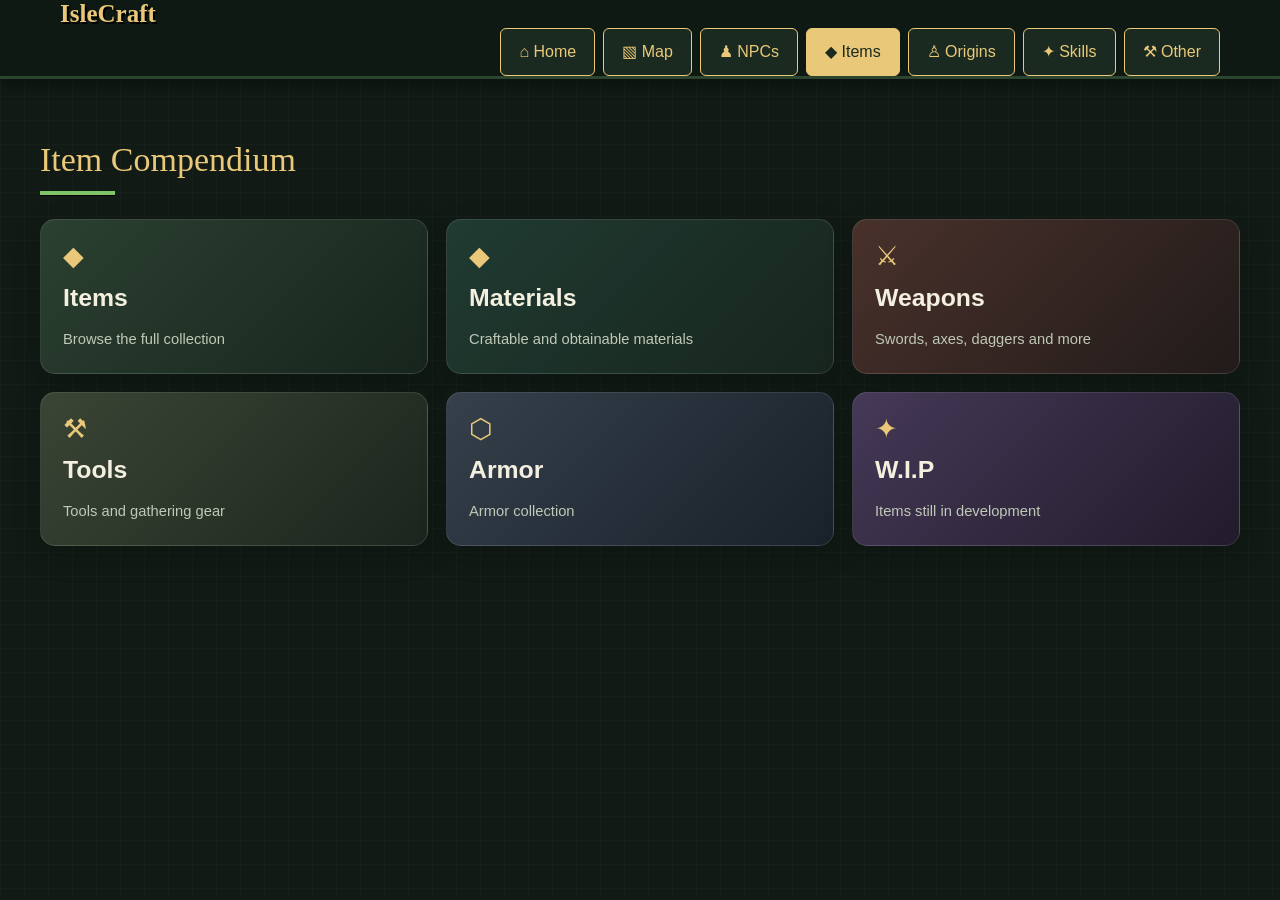
<file: items.html>
<!doctype html>
<html lang="en">
<head>
    <meta charset="utf-8">
    <meta name="viewport" content="width=device-width, initial-scale=1">
    <meta name="theme-color" content="#17251d">
    <title>IsleCraft | Items</title>
    <link rel="stylesheet" href="css/style.css">
    <style>
        /* Fallbacks for the items page if the shared stylesheet hides inactive pages. */
        main.wrap { width: min(1200px, calc(100% - 32px)); margin: 28px auto; }
        .page#items { display: block; }
        .item-popup {
            display: none;
            position: fixed;
            z-index: 2147483647;
            width: 280px;
            height: 280px;
            padding: 10px;
            box-sizing: border-box;
            background: #1b2a20;
            border: 2px solid #e9c879;
            border-radius: 8px;
            box-shadow: 0 8px 24px #000b;
            pointer-events: none;
        }
        .item-popup img {
            display: block;
            width: 100%;
            height: 100%;
            object-fit: contain;
        }
        .cards .card { position: relative; }
        .cards .card h3 { margin-top: 0; }
        .cards .card .cardbody { padding: 16px; }
        .item-search-empty { display: none; }
        @media (max-width: 600px) {
            .item-popup { width: 200px; height: 200px; }
        }
    
.category-intro{margin:-4px 0 24px;color:var(--muted,#aab5ad)}
.item-category-grid{display:grid;grid-template-columns:repeat(3,minmax(0,1fr));gap:18px}
.item-category-card{min-height:150px;display:flex;flex-direction:column;align-items:flex-start;justify-content:flex-end;gap:8px;padding:22px;text-align:left;font:inherit;color:var(--text,#e8eee8);border:1px solid rgba(255,255,255,.12);border-radius:15px;background:linear-gradient(135deg,#2b4031,#17251d);box-shadow:0 10px 28px rgba(0,0,0,.18);cursor:pointer;transition:transform .18s ease,border-color .18s ease,box-shadow .18s ease}
.item-category-card:hover{transform:translateY(-3px);border-color:rgba(233,200,121,.65);box-shadow:0 15px 32px rgba(0,0,0,.28)}
.category-symbol{font-size:1.7rem;color:#e9c879;line-height:1}.category-name{font-size:1.55rem;font-weight:700}.category-description{color:var(--muted,#aab5ad);font-size:.92rem}
.category-materials{background:linear-gradient(135deg,#203b32,#17251d)}.category-weapons{background:linear-gradient(135deg,#49312b,#211b1a)}.category-tools{background:linear-gradient(135deg,#3b4535,#1b251d)}.category-armor{background:linear-gradient(135deg,#35404b,#19212a)}.category-wip{background:linear-gradient(135deg,#453957,#211b2b)}
.item-modal{position:fixed;inset:0;z-index:1000;display:none;align-items:center;justify-content:center;padding:20px;background:rgba(5,9,7,.8);backdrop-filter:blur(6px)}.item-modal.is-open{display:flex}
.item-modal-panel{width:min(1500px,96vw);height:92vh;max-height:1000px;display:flex;flex-direction:column;overflow:hidden;border:1px solid rgba(255,255,255,.14);border-radius:18px;background:var(--panel,#17251d);box-shadow:0 24px 70px rgba(0,0,0,.5)}
.item-modal-header{display:flex;align-items:center;justify-content:space-between;gap:16px;padding:20px 24px;border-bottom:1px solid rgba(255,255,255,.1)}.item-modal-header h2{margin:0;color:var(--text,#e8eee8);font:inherit;font-size:1.8rem;font-weight:700}
.item-modal-close{display:inline-grid;place-items:center;width:40px;height:40px;border:1px solid rgba(255,255,255,.15);border-radius:10px;background:rgba(255,255,255,.06);color:var(--text,#e8eee8);font:inherit;font-size:1.5rem;cursor:pointer}
.item-modal-body{padding:22px 24px 28px;overflow-y:auto}.item-modal-body .toolbar{margin-bottom:20px}.item-modal-body .cards{display:grid;grid-template-columns:repeat(4,minmax(0,1fr));gap:18px}.item-modal-body .cards .card{min-width:0}.item-modal-body .cards .card h3{overflow-wrap:anywhere}.category-empty{color:var(--muted,#aab5ad);padding:24px 0}
@media(max-width:1000px){.item-modal-body .cards{grid-template-columns:repeat(3,minmax(0,1fr))}.item-category-grid{grid-template-columns:repeat(2,minmax(0,1fr))}}
@media(max-width:650px){.item-category-grid,.item-modal-body .cards{grid-template-columns:1fr}.item-category-card{min-height:125px}.item-modal{padding:8px}.item-modal-panel{width:100%;height:94vh}.item-modal-header,.item-modal-body{padding:16px}}


.materials-grid .material-card{overflow:hidden}
.material-image-wrap{height:150px;display:flex;align-items:center;justify-content:center;overflow:hidden;background:rgba(0,0,0,.16);border-bottom:1px solid rgba(255,255,255,.08)}
.material-image-wrap img{display:block;width:100%;height:100%;object-fit:contain;padding:14px;box-sizing:border-box}
.material-image-wrap.image-missing::after{content:"Add image";color:var(--muted,#aab5ad);font-size:.9rem}
</style>
</head>
<body>
<header>
    <div class="wrap nav">
        <a class="brand" href="index.html">
            <span><strong>IsleCraft</strong></span>
        </a>
        <nav class="navbar" aria-label="Main navigation">
            <a href="index.html">⌂ Home</a>
            <a href="map.html">▧ Map</a>
            <a href="npcs.html">♟ NPCs</a>
            <a class="active" href="items.html" aria-current="page">◆ Items</a>
            <a href="races.html">♙ Origins</a>
            <a href="skills.html">✦ Skills</a>
            <a href="other.html">⚒ Other</a>
        </nav>
    </div>
</header>

<main class="wrap">
  <section class="item-category-page">
    <div class="heading"><h2>Item Compendium</h2><div class="ornament"></div></div>
    <div class="item-category-grid" aria-label="Item categories">
      <button class="item-category-card category-items" type="button" data-category="Items"><span class="category-symbol">◆</span><span class="category-name">Items</span><span class="category-description">Browse the full collection</span></button>
      <button class="item-category-card category-materials" type="button" data-category="Materials"><span class="category-symbol">◆</span><span class="category-name">Materials</span><span class="category-description">Craftable and obtainable materials</span></button>
      <button class="item-category-card category-weapons" type="button" data-category="Weapons"><span class="category-symbol">⚔</span><span class="category-name">Weapons</span><span class="category-description">Swords, axes, daggers and more</span></button>
      <button class="item-category-card category-tools" type="button" data-category="Tools"><span class="category-symbol">⚒</span><span class="category-name">Tools</span><span class="category-description">Tools and gathering gear</span></button>
      <button class="item-category-card category-armor" type="button" data-category="Armor"><span class="category-symbol">⬡</span><span class="category-name">Armor</span><span class="category-description">Armor collection</span></button>
      <button class="item-category-card category-wip" type="button" data-category="W.I.P"><span class="category-symbol">✦</span><span class="category-name">W.I.P</span><span class="category-description">Items still in development</span></button>
    </div>
  </section>
  <div class="item-modal" id="itemCategoryModal" aria-hidden="true">
    <section class="item-modal-panel" role="dialog" aria-modal="true" aria-labelledby="itemModalTitle">
      <header class="item-modal-header"><h2 id="itemModalTitle">Items</h2><button class="item-modal-close" id="itemModalClose" type="button" aria-label="Close category">&times;</button></header>
      <div class="item-modal-body">
        <div class="toolbar"><input class="search" id="itemSearch" type="search" placeholder="Search by name, type, or rarity..." aria-label="Search items"></div>
        <div class="cards" id="itemCards" data-cards="items">
            <article class="card">
                <div class="item-popup">
                    <img src="images/heirloomblade.png" alt="Heirloom Blade">
                </div>
                <div class="cardbody">
                    <h3>Heirloom Blade</h3>
                    <span class="tag">Sword</span>
                    <span class="tag">Common</span>
                </div>
            </article>

            <article class="card">
                <div class="item-popup">
                    <img src="images/overgrownpick.png" alt="Overgrown Pickaxe">
                </div>
                <div class="cardbody">
                    <h3>Overgrown Pickaxe</h3>
                    <span class="tag">Tool</span>
                    <span class="tag">Common</span>
                </div>
            </article>

            <article class="card">
                <div class="item-popup">
                    <img src="images/farmerscythe.png" alt="Farmer's Scythe">
                </div>
                <div class="cardbody">
                    <h3>Farmer's Scythe</h3>
                    <span class="tag">Scythe</span>
                    <span class="tag">Common</span>
                </div>
            </article>

            <article class="card">
                <div class="item-popup">
                    <img src="images/chippedgreatsword.png" alt="Chipped Greatsword">
                </div>
                <div class="cardbody">
                    <h3>Chipped Greatsword</h3>
                    <span class="tag">Greatsword</span>
                    <span class="tag">Common</span>
                </div>
            </article>

            <article class="card">
                <div class="item-popup">
                    <img src="images/stonedagger.png" alt="Stone Dagger">
                </div>
                <div class="cardbody">
                    <h3>Stone Dagger</h3>
                    <span class="tag">Dagger</span>
                    <span class="tag">Common</span>
                </div>
            </article>

            <article class="card">
                <div class="item-popup">
                    <img src="images/dullaxe.png" alt="Dull Axe">
                </div>
                <div class="cardbody">
                    <h3>Dull Axe</h3>
                    <span class="tag">Axe</span>
                    <span class="tag">Common</span>
                </div>
            </article>
            
            <article class="card">
                <div class="item-popup">
                    <img src="images/brokenmace.png" alt="Broken Mace">
                </div>
                <div class="cardbody">
                    <h3>Broken Mace</h3>
                    <span class="tag">Mace</span>
                    <span class="tag">Common</span>
                </div>
            </article>
            
             <article class="card">
                <div class="item-popup">
                    <img src="images/harvestersfang.png" alt="Harvester's Fang">
                </div>
                <div class="cardbody">
                    <h3>Harvester's Fang</h3>
                    <span class="tag">Scythe</span>
                    <span class="tag">Uncommon</span>
                </div>
            </article>
            
            <article class="card">
                <div class="item-popup">
                    <img src="images/swordoftheforgotten.png" alt="Sword of the Forgotten">
                </div>
                <div class="cardbody">
                    <h3>Sword of the Forgotten</h3>
                    <span class="tag">Sword</span>
                    <span class="tag">Uncommon</span>
                </div>
            </article>
            
            <article class="card">
                <div class="item-popup">
                    <img src="images/ironcleaver.png" alt="Iron Cleaver">
                </div>
                <div class="cardbody">
                    <h3>Iron Cleaver</h3>
                    <span class="tag">Greatsword</span>
                    <span class="tag">Uncommon</span>
                </div>
            </article>
            
            <article class="card">
                <div class="item-popup">
                    <img src="images/greatswordofaurtree.png" alt="Greatsword of Aurtree">
                </div>
                <div class="cardbody">
                    <h3>Greatsword of Aurtree</h3>
                    <span class="tag">Greatsword</span>
                    <span class="tag">Uncommon</span>
                </div>
            </article>
            
            <article class="card">
                <div class="item-popup">
                    <img src="images/battleaxe.png" alt="Battle Axe">
                </div>
                <div class="cardbody">
                    <h3>Battle Axe</h3>
                    <span class="tag">Axe</span>
                    <span class="tag">Uncommon</span>
                </div>
            </article>
            
            <article class="card">
                <div class="item-popup">
                    <img src="images/whisperblade.png" alt="Whisperblade">
                </div>
                <div class="cardbody">
                    <h3>Whisperblade</h3>
                    <span class="tag">Dagger</span>
                    <span class="tag">Uncommon</span>
                </div>
            </article>
            
            <article class="card">
                <div class="item-popup">
                    <img src="images/stonebreakermace.png" alt="Stonebreaker Mace">
                </div>
                <div class="cardbody">
                    <h3>Stonebreaker Mace</h3>
                    <span class="tag">Mace</span>
                    <span class="tag">Uncommon</span>
                </div>
            </article>
            
            <article class="card">
                <div class="item-popup">
                    <img src="images/greathammer.png" alt="Greathammer">
                </div>
                <div class="cardbody">
                    <h3>Greathammer</h3>
                    <span class="tag">Hammer</span>
                    <span class="tag">Uncommon</span>
                </div>
            </article>
            
            <article class="card">
                <div class="item-popup">
                    <img src="images/scytheofthefallen.png" alt="Scythe of the Fallen">
                </div>
                <div class="cardbody">
                    <h3>Scythe of the Fallen</h3>
                    <span class="tag">Scythe</span>
                    <span class="tag">Uncommon</span>
                </div>
            </article>

            <article class="card">
                <div class="item-popup">
                    <img src="images/vanguardsedge.png" alt="Vanguard's Edge">
                </div>
                <div class="cardbody">
                    <h3>Vanguard's Edge</h3>
                    <span class="tag">Sword</span>
                    <span class="tag">Rare</span>
                </div>
            </article>
            
            <article class="card">
                <div class="item-popup">
                    <img src="images/colossusblade.png" alt="Colossus Blade">
                </div>
                <div class="cardbody">
                    <h3>Colossus Blade</h3>
                    <span class="tag">Greatsword</span>
                    <span class="tag">Rare</span>
                </div>
            </article>
            
            <article class="card">
                <div class="item-popup">
                    <img src="images/furyofthemountains.png" alt="Fury of the Mountains">
                </div>
                <div class="cardbody">
                    <h3>Fury of the Mountains</h3>
                    <span class="tag">Axe</span>
                    <span class="tag">Rare</span>
                </div>
            </article>
            
            <article class="card">
                <div class="item-popup">
                    <img src="images/nightpiercer.png" alt="Nightpiercer">
                </div>
                <div class="cardbody">
                    <h3>Nightpiercer</h3>
                    <span class="tag">Dagger</span>
                    <span class="tag">Rare</span>
                </div>
            </article>
            
            <article class="card">
                <div class="item-popup">
                    <img src="images/maceofthestormlord.png" alt="Mace of the Stormlord">
                </div>
                <div class="cardbody">
                    <h3>Mace of the Stormlord</h3>
                    <span class="tag">Mace</span>
                    <span class="tag">Rare</span>
                </div>
            </article>
            <article class="card">
                <div class="item-popup">
                    <img src="images/armor/wornset.png" alt="Worn Set">
                </div>
                <div class="cardbody">
                    <h3>Worn Set</h3>
                    <span class="tag">Armor</span>
                    <span class="tag">Common</span>
                </div>
            </article>
            <article class="card">
                <div class="item-popup">
                    <img src="images/armor/patchedwornset.png" alt="Patched Worn Set">
                </div>
                <div class="cardbody">
                    <h3>Patched Worn Set</h3>
                    <span class="tag">Armor</span>
                    <span class="tag">Common</span>
                </div>
            </article>
            <article class="card">
                <div class="item-popup">
                    <img src="images/armor/apprenticeset.png" alt="Apprentice Set">
                </div>
                <div class="cardbody">
                    <h3>Apprentice Set</h3>
                    <span class="tag">Armor</span>
                    <span class="tag">Common</span>
                </div>
            </article>
        </div>
        <div class="cards materials-grid" id="materialCards" style="display:none" aria-label="Material items"></div>
        <p class="empty item-search-empty" id="noItems" style="display:none">No matching items found.</p>
        <p class="category-empty" id="categoryEmpty" style="display:none"></p>
      </div>
    </section>
  </div>
</main>

<script>
document.addEventListener("DOMContentLoaded", () => {
  const modal = document.getElementById("itemCategoryModal");
  const title = document.getElementById("itemModalTitle");
  const closeButton = document.getElementById("itemModalClose");
  const search = document.getElementById("itemSearch");
  const cardsContainer = document.getElementById("itemCards");
  const cards = [...document.querySelectorAll("#itemCards .card")];
  const materialCards = document.getElementById("materialCards");
  const noItems = document.getElementById("noItems");
  const categoryEmpty = document.getElementById("categoryEmpty");
  let category = "Items", lastTrigger = null;

  // Replace these example names and image paths with your own materials.
  // Add each photo to images/materials/ using the matching filename.
  const materials = [
    { name: "Wool", image: "images/materials/wool.png" },
    { name: "Wool Cloth", image: "images/materials/woolcloth.png" },
    { name: "Fox Pelt", image: "images/materials/foxpelt.png" },
    { name: "Wolf Pelt", image: "images/materials/wolfpelt.png" },
    { name: "Redberry", image: "images/materials/redberry.png" },
    { name: "Yellowberry", image: "images/materials/yellowberry.png" },
    { name: "Blueberry", image: "images/materials/blueberry.png" },
    { name: "Blackberry", image: "images/materials/blackberry.png" }
  ];

  function buildMaterialCards() {
    materialCards.replaceChildren();
    materials.forEach(material => {
      const card = document.createElement("article");
      card.className = "card material-card";
      const imageWrap = document.createElement("div");
      imageWrap.className = "material-image-wrap";
      const img = document.createElement("img");
      img.src = material.image;
      img.alt = material.name;
      img.loading = "lazy";
      img.addEventListener("error", () => {
        img.style.display = "none";
        imageWrap.classList.add("image-missing");
        imageWrap.setAttribute("aria-label", "Add image for " + material.name);
      }, { once: true });
      imageWrap.appendChild(img);
      const body = document.createElement("div");
      body.className = "cardbody";
      const heading = document.createElement("h3");
      heading.textContent = material.name;
      body.appendChild(heading);
      card.append(imageWrap, body);
      materialCards.appendChild(card);
    });
  }

  function itemCategory(card) {
    const tags = [...card.querySelectorAll(".tag")].map(t => t.textContent.trim().toLowerCase());
    if (tags.includes("tool")) return "Tools";
    if (tags.includes("armor")) return "Armor";

    return "Weapons";
  }

  function applyFilters() {
    const query = search.value.trim().toLowerCase();
    const isMaterials = category === "Materials";
    cardsContainer.style.display = isMaterials ? "none" : "grid";
    materialCards.style.display = isMaterials ? "grid" : "none";
    let count = 0;

    if (isMaterials) {
      [...materialCards.querySelectorAll(".material-card")].forEach(card => {
        const visible = card.textContent.toLowerCase().includes(query);
        card.style.display = visible ? "" : "none";
        if (visible) count++;
      });
    } else {
      cards.forEach(card => {
        const categoryMatch =
    category === "Items" ||
    (["Weapons", "Tools", "Armor"].includes(category) &&
     itemCategory(card) === category);
        const visible = categoryMatch && card.textContent.toLowerCase().includes(query);
        card.style.display = visible ? "" : "none";
        if (visible) count++;
      });
    }

    const emptyCategory = count === 0 && (category === "Armor" || category === "W.I.P");
    noItems.style.display = count === 0 && !emptyCategory && category !== "Materials" ? "block" : "none";
    categoryEmpty.style.display = emptyCategory ? "block" : "none";
    if (emptyCategory) categoryEmpty.textContent = category === "Armor" ? "No armor has been added yet." : "This section is a work in progress. Check back later!";
    if (category === "Materials") {
      noItems.style.display = count === 0 ? "block" : "none";
      noItems.textContent = count === 0 ? "No matching materials found." : "No matching items found.";
    } else {
      noItems.textContent = "No matching items found.";
    }
  }

  function openCategory(name, trigger) {
    category = name;
    lastTrigger = trigger;
    title.textContent = name;
    search.value = "";
    search.placeholder = name === "Materials" ? "Search materials..." : "Search by name, type, or rarity...";
    applyFilters();
    modal.classList.add("is-open");
    modal.setAttribute("aria-hidden", "false");
    document.body.style.overflow = "hidden";
    closeButton.focus();
  }

  function closeCategory() {
    modal.classList.remove("is-open");
    modal.setAttribute("aria-hidden", "true");
    document.body.style.overflow = "";
    if (lastTrigger) lastTrigger.focus();
  }

  buildMaterialCards();
  document.querySelectorAll(".item-category-card").forEach(button => button.addEventListener("click", () => openCategory(button.dataset.category, button)));
  closeButton.addEventListener("click", closeCategory);
  modal.addEventListener("click", e => { if (e.target === modal) closeCategory(); });
  document.addEventListener("keydown", e => { if (e.key === "Escape" && modal.classList.contains("is-open")) closeCategory(); });
  search.addEventListener("input", applyFilters);

  // Existing cursor-following previews for the original item cards.
  cards.forEach(card => {
    const popup = card.querySelector(".item-popup");
    if (!popup) return;
    document.body.appendChild(popup);
    card.addEventListener("mouseenter", () => { popup.style.display = "block"; });
    card.addEventListener("mousemove", event => {
      const offset = 18, margin = 10, width = popup.offsetWidth, height = popup.offsetHeight;
      let x = event.clientX + offset, y = event.clientY + offset;
      if (x + width > window.innerWidth - margin) x = event.clientX - width - offset;
      if (y + height > window.innerHeight - margin) y = event.clientY - height - offset;
      popup.style.left = Math.max(margin, x) + "px";
      popup.style.top = Math.max(margin, y) + "px";
    });
    card.addEventListener("mouseleave", () => { popup.style.display = "none"; });
  });
});
</script>
</body>
</html>
</file>
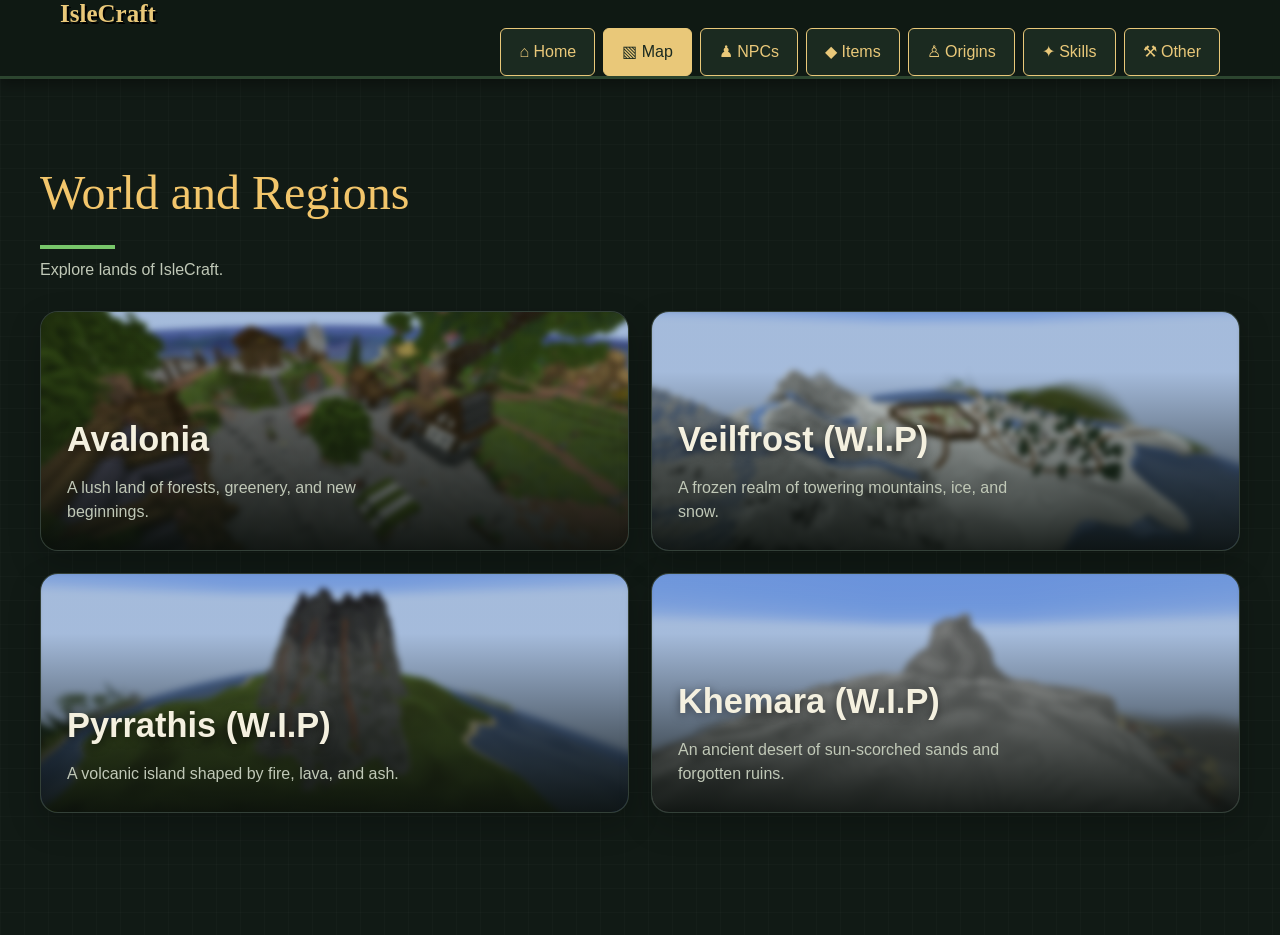
<file: map.html>
<!doctype html>
<html lang="en">
<head>
<meta charset="utf-8">
<meta name="viewport" content="width=device-width, initial-scale=1">
<meta name="theme-color" content="#17251d">
<title>IsleCraft | Map</title>
<link rel="stylesheet" href="css/style.css">
<style>
main.wrap{width:min(1200px,calc(100% - 32px));margin:40px auto 64px}
.map-heading{margin-bottom:28px}
.map-heading h1::after {
    content: "";
    display: block;
    width: 75px;
    height: 4px;
    margin-top: 12px;
    background: #78c76a;
}
.map-heading p {
    margin-top: 20px;
}
.map-heading h1 {
    margin: 0 0 8px;
    font-family: Georgia, "Times New Roman", serif !important;
    font-size: clamp(2rem, 4vw, 3rem);
    font-weight: 400 !important;
    color: #f3c66b !important;
    letter-spacing: normal;
}
.map-heading p{margin:0;color:var(--muted,#aab5ad);font-family:inherit;font-size:inherit}
.region-grid{display:grid;grid-template-columns:repeat(2,minmax(0,1fr));gap:22px}
.region-card{position:relative;display:flex;align-items:flex-end;min-height:240px;padding:26px;overflow:hidden;isolation:isolate;border:1px solid rgba(255,255,255,.12);border-radius:18px;background:#17251d;box-shadow:0 12px 32px rgba(0,0,0,.22);transition:transform 180ms ease,border-color 180ms ease,box-shadow 180ms ease}
.region-card::before {
    content: "";
    position: absolute;
    inset: -5px;
    z-index: -2;
    background: var(--region-image);
    background-size: cover;
    background-position: center;
    filter: blur(3px);
    opacity: .92;
    transition: transform 350ms ease;
}
.region-card::after{content:"";position:absolute;inset:0;z-index:-1;background:linear-gradient(0deg,rgba(8,13,10,.9),rgba(8,13,10,.08) 75%)}
.region-card:hover{transform:translateY(-4px);border-color:rgba(255,255,255,.32);box-shadow:0 18px 38px rgba(0,0,0,.3)}
.region-card:hover::before{transform:scale(1.04)}
.region-card h2{margin:0;color:var(--text,#e8eee8);font-family:inherit;font-size:clamp(1.5rem,3vw,2.15rem);font-weight:700;letter-spacing:normal;text-shadow:0 2px 10px rgba(0,0,0,.5)}
.region-card p{margin:8px 0 0;color:var(--muted,#aab5ad);font-family:inherit;font-size:inherit;font-weight:400;line-height:1.5;max-width:38ch}
.region-content{width:100%}
.avalonia{--region-image:url("images/map/avalonia-bg.jpg")}
.veilfrost{--region-image:url("images/map/veilfrost-bg.jpg")}
.pyrrathis{--region-image:url("images/map/pyrrathis-bg.jpg")}
.khemara{--region-image:url("images/map/khemara-bg.jpg")}
@media(max-width:700px){.region-grid{grid-template-columns:1fr}.region-card{min-height:190px}}
@media(prefers-reduced-motion:reduce){.region-card,.region-card::before{transition:none}}

    .region-card { cursor: pointer; }
    .region-card:focus-visible { outline: 2px solid var(--accent, #91b89b); outline-offset: 4px; }

    .region-modal {
      position: fixed;
      inset: 0;
      z-index: 1000;
      display: none;
      align-items: center;
      justify-content: center;
      padding: 22px;
      background: rgba(5, 9, 7, 0.78);
      backdrop-filter: blur(6px);
    }
    .region-modal.is-open { display: flex; }
    .region-modal-panel {
      width: min(1500px, 96vw);
      height: 92vh;
      max-height: 1000px;
      display: flex;
      flex-direction: column;
      overflow: hidden;
      border: 1px solid rgba(255,255,255,.14);
      border-radius: 18px;
      background: var(--panel, #17251d);
      box-shadow: 0 24px 70px rgba(0,0,0,.5);
    }
    .region-modal-header {
      display: flex;
      align-items: center;
      justify-content: space-between;
      gap: 16px;
      padding: 20px 24px;
      border-bottom: 1px solid rgba(255,255,255,.1);
    }
    .region-modal-header h2 {
      margin: 0;
      color: var(--text, #e8eee8);
      font: inherit;
      font-size: 1.5rem;
      font-weight: 700;
    }
    .region-modal-close {
      display: inline-grid;
      place-items: center;
      flex: 0 0 auto;
      width: 38px;
      height: 38px;
      border: 1px solid rgba(255,255,255,.15);
      border-radius: 10px;
      background: rgba(255,255,255,.06);
      color: var(--text, #e8eee8);
      font: inherit;
      font-size: 1.4rem;
      cursor: pointer;
    }
    .region-modal-close:hover { background: rgba(255,255,255,.12); }
    .region-modal-body {
      padding: 22px 24px 26px;
      overflow-y: auto;
      overscroll-behavior: contain;
    }
    .region-place-grid {
  display: grid;
  grid-template-columns: repeat(3, minmax(0, 1fr));
  gap: 22px;
}
    .region-place {
      overflow: hidden;
      border: 1px solid rgba(255,255,255,.1);
      border-radius: 13px;
      background: rgba(255,255,255,.035);
    }
    .region-place img {
      display: block;
      width: 100%;
      aspect-ratio: 4 / 3;
      object-fit: cover;
      background: rgba(255,255,255,.05);
    }
    .region-place h3 {
  margin: 0;
  padding: 18px 15px 20px;
  color: var(--text, #e8eee8);
  font-family: inherit;
  font-size: 1.4rem;
  font-weight: 700;
}
    .region-modal-hint {
      margin: 0 0 18px;
      color: var(--muted, #aab5ad);
      font-size: .92rem;
    }
  @media (max-width: 900px) {
  .region-place-grid {
    grid-template-columns: repeat(2, minmax(0, 1fr));
  }
}

@media (max-width: 600px) {
  .region-modal {
    padding: 10px;
  }

  .region-modal-panel {
    max-height: 90vh;
  }

  .region-modal-header {
    padding: 16px;
  }

  .region-modal-body {
    padding: 16px;
  }

  .region-place-grid {
    grid-template-columns: 1fr;
  }
}

</style>
</head>
<body>
<header><div class="wrap nav">
<a class="brand" href="index.html"><span><strong>IsleCraft</strong></span></a>
<nav class="navbar" aria-label="Main navigation">
<a href="index.html">⌂ Home</a>
<a class="active" href="map.html" aria-current="page">▧ Map</a>
<a href="npcs.html">♟ NPCs</a>
<a href="items.html">◆ Items</a>
<a href="races.html">♙ Origins</a>
<a href="skills.html">✦ Skills</a>
<a href="other.html">⚒ Other</a>
</nav></div></header>
<main class="wrap">
<section class="map-heading"><h1>World and Regions</h1><p>Explore lands of IsleCraft.</p></section>
<section class="region-grid" aria-label="IsleCraft regions">
<article class="region-card avalonia" role="button" tabindex="0" data-region="Avalonia" aria-label="Open Avalonia locations"><div class="region-content"><h2>Avalonia</h2><p>A lush land of forests, greenery, and new beginnings.</p></div></article>
<article class="region-card veilfrost" role="button" tabindex="0" data-region="Veilfrost" aria-label="Open Veilfrost locations"><div class="region-content"><h2>Veilfrost (W.I.P)</h2><p>A frozen realm of towering mountains, ice, and snow.</p></div></article>
<article class="region-card pyrrathis" role="button" tabindex="0" data-region="Pyrrathis" aria-label="Open Pyrrathis locations"><div class="region-content"><h2>Pyrrathis (W.I.P)</h2><p>A volcanic island shaped by fire, lava, and ash.</p></div></article>
<article class="region-card khemara" role="button" tabindex="0" data-region="Khemara" aria-label="Open Khemara locations"><div class="region-content"><h2>Khemara (W.I.P)</h2><p>An ancient desert of sun-scorched sands and forgotten ruins.</p></div></article>
</section>
<div class="region-modal" id="regionModal" aria-hidden="true">
  <section class="region-modal-panel" role="dialog" aria-modal="true" aria-labelledby="regionModalTitle">
    <header class="region-modal-header">
      <h2 id="regionModalTitle">Region locations</h2>
      <button class="region-modal-close" id="regionModalClose" type="button" aria-label="Close region locations">&times;</button>
    </header>
    <div class="region-modal-body">
      <div class="region-place-grid" id="regionPlaceGrid"></div>
    </div>
  </section>
</div>

</main>

<script>
(() => {
  const regionData = {
    Avalonia: [
      { name: "Valoria", image: "images/map/avalonia/valoria.png" },
      { name: "Graveyard", image: "images/map/avalonia/graveyard.png" },
      { name: "Gildbane Mine", image: "images/map/avalonia/gildbanemine.png" },
      { name: "Forest", image: "images/map/avalonia/forest.png" },
      { name: "Wizard's Tower", image: "images/map/avalonia/wizardstower.png" },
      { name: "Farm", image: "images/map/avalonia/farm.png" },
      { name: "Aurtree", image: "images/map/avalonia/aurtree.png" },
      { name: "Realm of Aurelis (W.I.P)", image: "images/map/avalonia/realmofaurelis.png" },
      { name: "The Forgotten Necropolis (W.I.P)", image: "images/map/avalonia/necropolis.png" },
      { name: "Roots of Aurtree (W.I.P)", image: "images/map/avalonia/rootsofaurtree.png" }
    ],
    Veilfrost: [
      { name: "Frostgard (W.I.P)", image: "images/map/veilfrost/frostgard.png" },
      { name: "Frost Forest (W.I.P)", image: "images/map/veilfrost/frostforest.png" },
      { name: "Frosthollow (W.I.P)", image: "images/map/veilfrost/frosthollow.png" }
    ],
    Pyrrathis: [
      { name: "Volcanic Depths (W.I.P)", image: "images/map/pyrrathis/volcanicdepths.png" },
      { name: "Moon Clock", image: "images/map/pyrrathis/moonclock.png" }
    ],
    Khemara: [
      { name: "Wastelands", image: "images/map/khemara/sunscar-dunes.png" }
    ]
  };

  const modal = document.getElementById("regionModal");
  const title = document.getElementById("regionModalTitle");
  const grid = document.getElementById("regionPlaceGrid");
  const closeButton = document.getElementById("regionModalClose");
  let lastTrigger = null;

  function openRegion(regionName, trigger) {
    const places = regionData[regionName];
    if (!places) return;
    lastTrigger = trigger;
    title.textContent = regionName;
    grid.replaceChildren();

    places.forEach(place => {
      const card = document.createElement("article");
      card.className = "region-place";

      const img = document.createElement("img");
      img.src = place.image;
      img.alt = place.name;
      img.loading = "lazy";
      img.addEventListener("error", () => {
        img.alt = place.name + " image not added yet";
        img.style.display = "none";
      }, { once: true });

      const heading = document.createElement("h3");
      heading.textContent = place.name;
      card.append(img, heading);
      grid.append(card);
    });

    modal.classList.add("is-open");
    modal.setAttribute("aria-hidden", "false");
    document.body.style.overflow = "hidden";
    closeButton.focus();
  }

  function closeRegion() {
    modal.classList.remove("is-open");
    modal.setAttribute("aria-hidden", "true");
    document.body.style.overflow = "";
    if (lastTrigger) lastTrigger.focus();
  }

  document.querySelectorAll(".region-card[data-region]").forEach(card => {
    card.addEventListener("click", () => openRegion(card.dataset.region, card));
    card.addEventListener("keydown", event => {
      if (event.key === "Enter" || event.key === " ") {
        event.preventDefault();
        openRegion(card.dataset.region, card);
      }
    });
  });

  closeButton.addEventListener("click", closeRegion);
  modal.addEventListener("click", event => {
    if (event.target === modal) closeRegion();
  });
  document.addEventListener("keydown", event => {
    if (event.key === "Escape" && modal.classList.contains("is-open")) closeRegion();
  });
})();
</script>

</body>
</html>
</file>
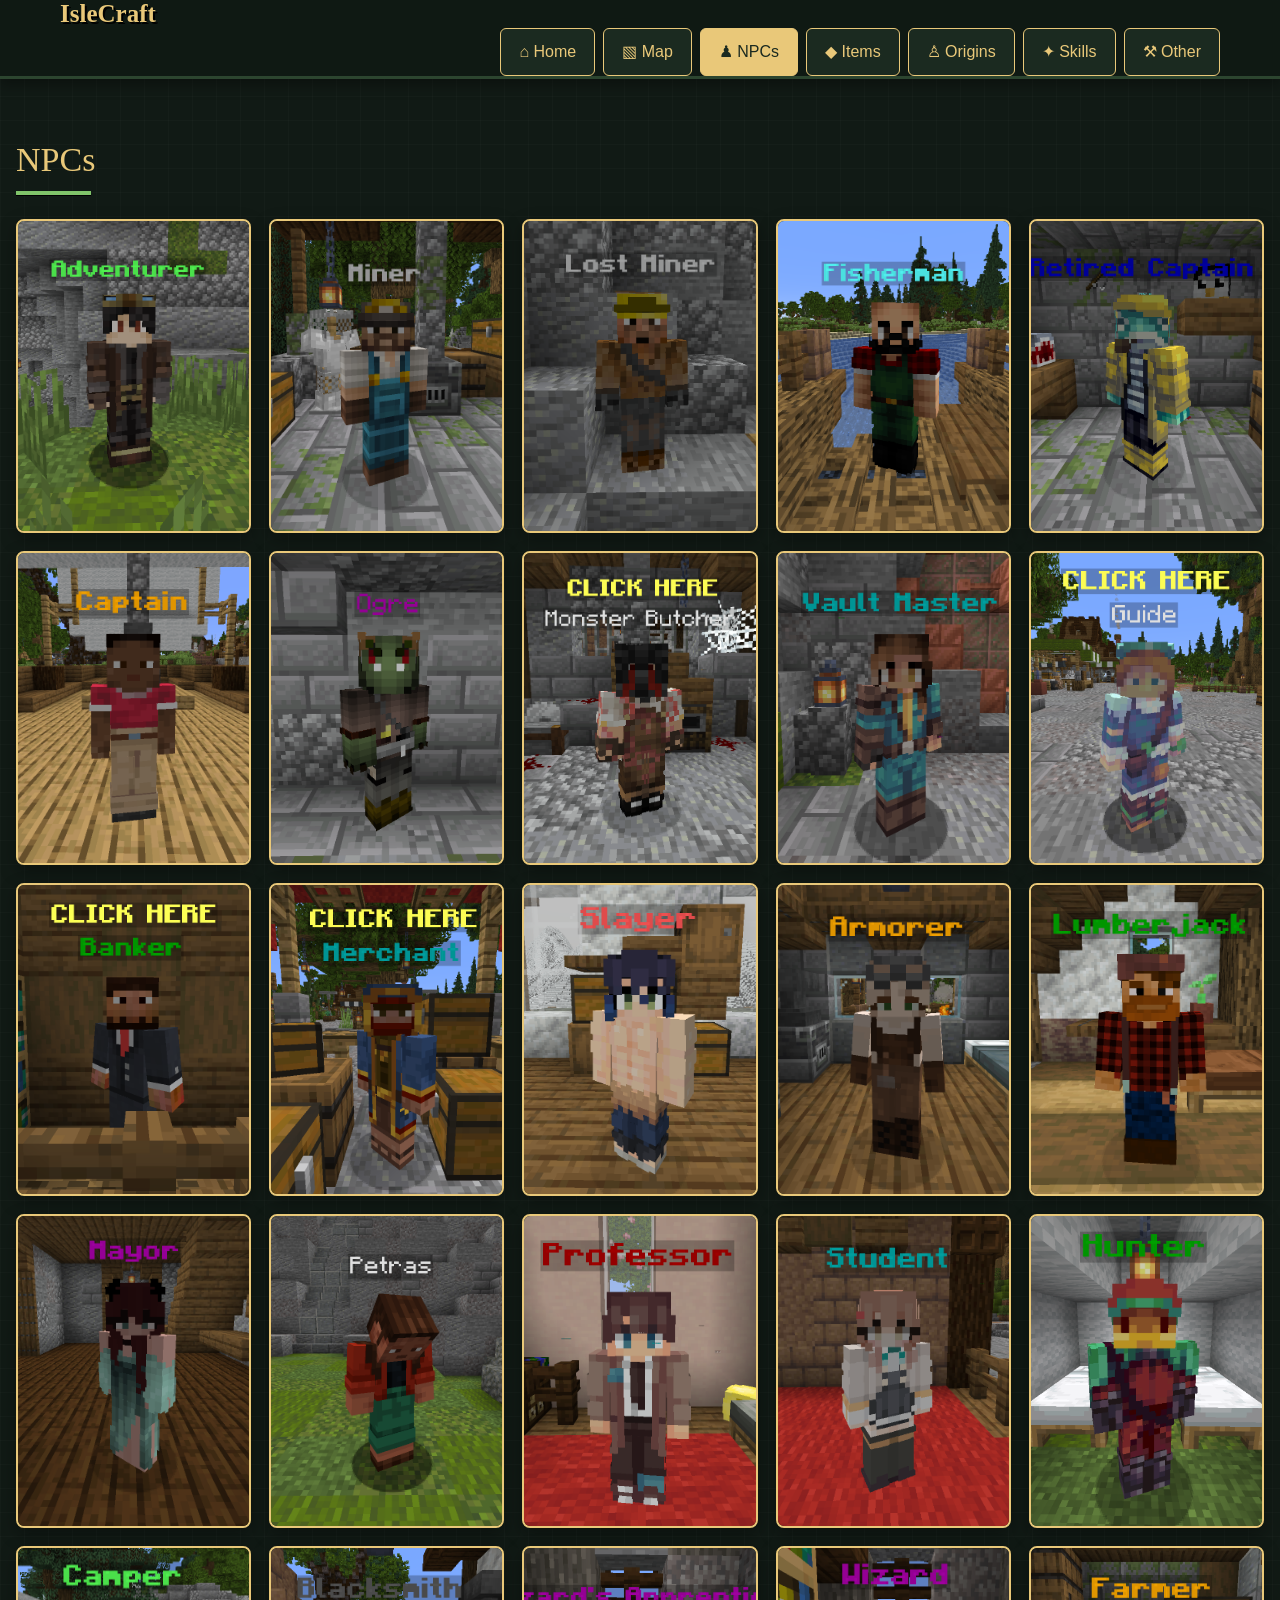
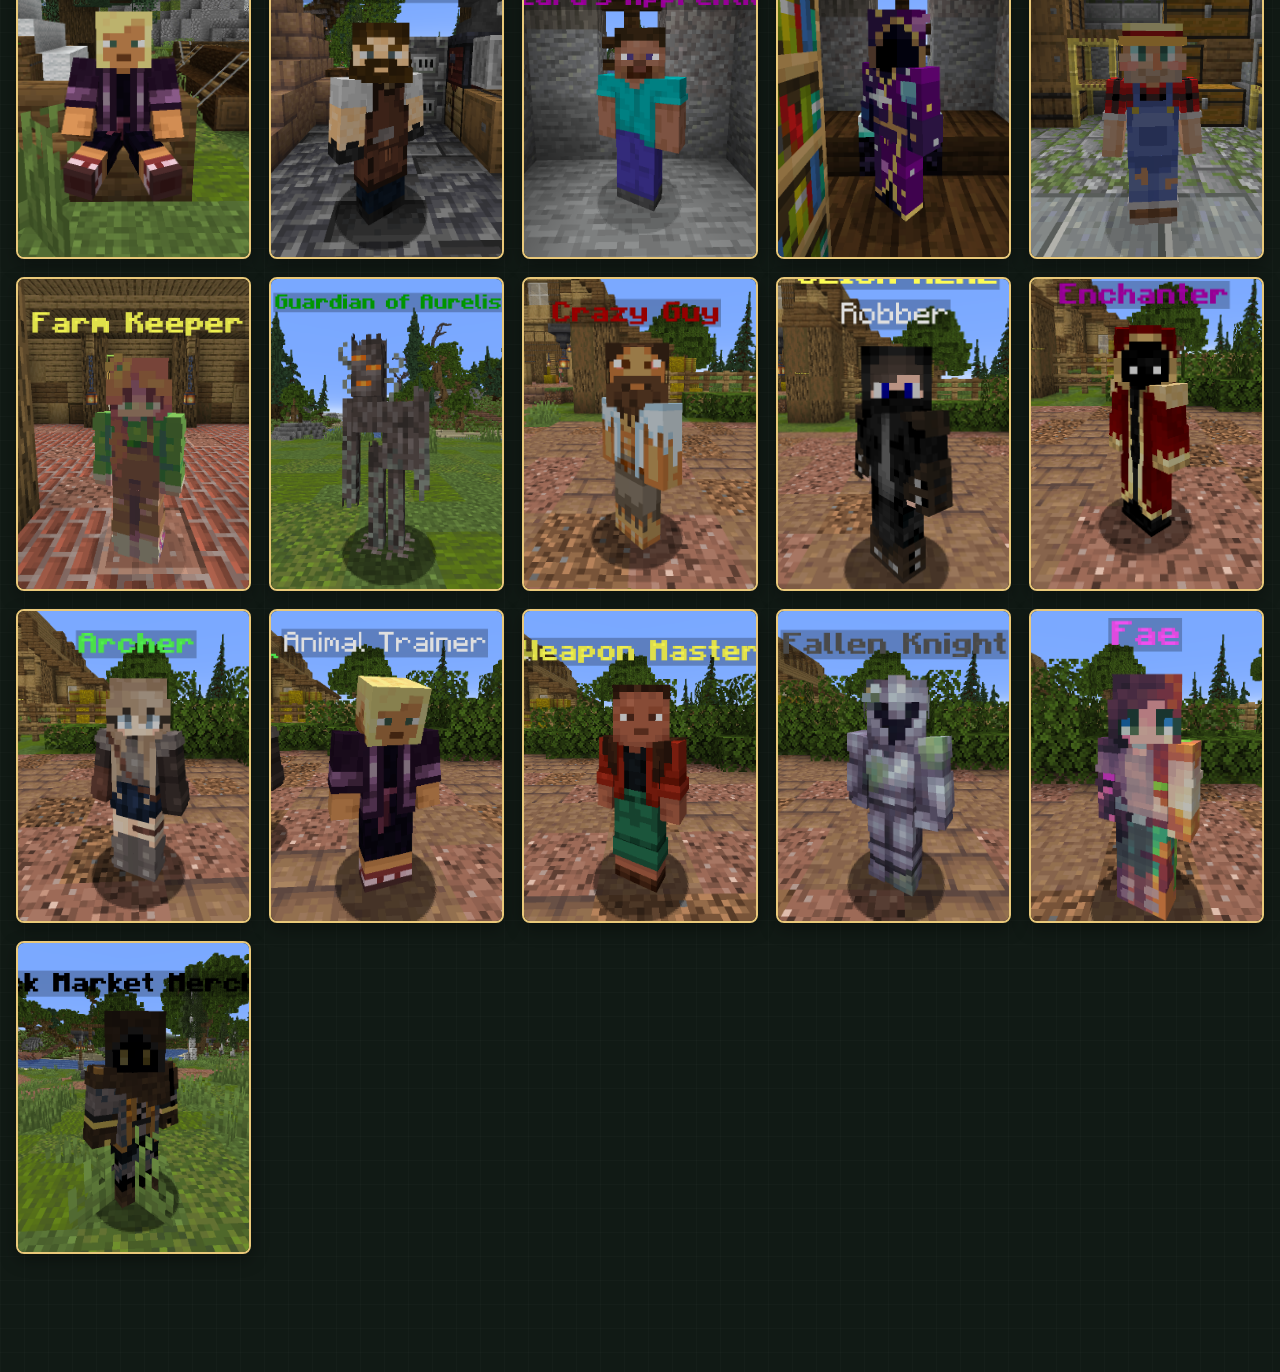
<file: npcs.html>
<!doctype html>
<html lang="en">
<head>
<meta charset="utf-8">
<meta name="viewport" content="width=device-width, initial-scale=1">
<meta name="theme-color" content="#17251d">
<title>IsleCraft | NPCs</title>
<link rel="stylesheet" href="css/style.css">
<style>
main.wrap{width:min(1400px,calc(100% - 32px));margin:28px auto 60px}
.races-intro{margin-bottom:24px}
.race-grid{display:grid;grid-template-columns:repeat(5,minmax(0,1fr));gap:18px;align-items:start}
.race-column{min-width:0}
.race-photo-box{overflow:hidden;aspect-ratio:3/4;min-height:180px;background:#1b2a20;border:2px solid #e9c879;border-radius:8px;box-shadow:0 6px 18px #0005}
.race-photo-box img{display:block;width:100%;height:100%;object-fit:cover}
.race-photo-placeholder{height:100%;min-height:180px;display:flex;flex-direction:column;align-items:center;justify-content:center;gap:10px;padding:16px;box-sizing:border-box;color:#e9c879;text-align:center}
.race-photo-placeholder .placeholder-icon{font-size:34px}
.race-photo-placeholder small{color:#d2d8d1;line-height:1.5}
.race-info-box{margin-top:12px;padding:16px;background:#1b2a20;border:1px solid #8e7948;border-radius:8px;box-shadow:0 6px 18px #0004;overflow-wrap:anywhere}
.race-info-box h3{margin:0 0 12px;color:#e9c879;font-size:1.1rem}
.race-stats{display:grid;grid-template-columns:1fr;gap:8px;margin:0 0 16px}
.race-stat{display:flex;justify-content:space-between;gap:8px;padding-bottom:6px;border-bottom:1px solid #ffffff18}
.race-stat dt{color:#c7d0c7}.race-stat dd{margin:0;color:#fff0c4;font-weight:700;text-align:right}
.race-ability{margin-top:10px;padding-top:12px;border-top:1px solid #e9c87966}
.race-ability h4{margin:0 0 6px;color:#e9c879;font-size:.95rem}
.race-ability p{margin:0;line-height:1.55;color:#d2d8d1;font-size:.92rem}
@media(max-width:1100px){.race-grid{grid-template-columns:repeat(3,minmax(0,1fr))}}
@media(max-width:700px){.race-grid{grid-template-columns:repeat(2,minmax(0,1fr));gap:12px}.race-info-box{padding:12px}}
@media(max-width:440px){.race-grid{grid-template-columns:1fr}.race-photo-box{aspect-ratio:16/9}}
</style>
</head>
<body>
<header><div class="wrap nav">
<a class="brand" href="index.html"><span><strong>IsleCraft</strong></span></a>
<nav class="navbar" aria-label="Main navigation">
<a href="index.html">⌂ Home</a><a href="map.html">▧ Map</a><a class="active" href="npcs.html">♟ NPCs</a><a href="items.html">◆ Items</a><a href="races.html" aria-current="page">♙ Origins</a><a href="skills.html">✦ Skills</a><a href="other.html">⚒ Other</a>
</nav></div></header>
<main class="wrap">
<section class="page active" id="npcs">
<div class="heading races-intro"><h2>NPCs</h2><div class="ornament"></div></div>
<div class="race-grid">
<article class="race-column">
<div class="race-photo-box">
    <img src="images/npcs/adventurer.png" alt="Adventurer">
</div>

</article>
<article class="race-column">
<div class="race-photo-box">
    <img src="images/npcs/miner.png" alt="Miner">
</div>

</article>
<article class="race-column">
<div class="race-photo-box">
    <img src="images/npcs/lostminer.png" alt="Lost Miner">
</div>

</article>
<article class="race-column">
<div class="race-photo-box">
    <img src="images/npcs/fisherman.png" alt="Fisherman">
</div>

</article>
<article class="race-column">
<div class="race-photo-box">
    <img src="images/npcs/retiredcaptain.png" alt="Retired Captain">
</div>
</article>
<article class="race-column">
<div class="race-photo-box">
    <img src="images/npcs/captain.png" alt="Captain">
</div>

</article>
<article class="race-column">
<div class="race-photo-box">
    <img src="images/npcs/ogre.png" alt="Ogre">
</div>
</article>
</article>
<article class="race-column">
<div class="race-photo-box">
    <img src="images/npcs/monsterbutcher.png" alt="Monster Butcher">
</div>
</article>
</article>
<article class="race-column">
<div class="race-photo-box">
    <img src="images/npcs/vaultmaster.png" alt="Vault Master">
</div>
</article>
</article>
<article class="race-column">
<div class="race-photo-box">
    <img src="images/npcs/guide.png" alt="Guide">
</div>
</article>
</article>
<article class="race-column">
<div class="race-photo-box">
    <img src="images/npcs/banker.png" alt="Banker">
</div>
</article>
</article>
<article class="race-column">
<div class="race-photo-box">
    <img src="images/npcs/merchant.png" alt="Merchant">
</div>
</article>
</article>
<article class="race-column">
<div class="race-photo-box">
    <img src="images/npcs/slayer.png" alt="Slayer">
</div>
</article>
<article class="race-column">
<div class="race-photo-box">
    <img src="images/npcs/armorer.png" alt="Armorer">
</div>
</article>
<article class="race-column">
<div class="race-photo-box">
    <img src="images/npcs/lumberjack.png" alt="Lumberjack">
</div>
</article>
<article class="race-column">
<div class="race-photo-box">
    <img src="images/npcs/mayor.png" alt="Mayor">
</div>
</article>
<article class="race-column">
<div class="race-photo-box">
    <img src="images/npcs/petras.png" alt="Petras">
</div>
</article>
<article class="race-column">
<div class="race-photo-box">
    <img src="images/npcs/professor.png" alt="Professor">
</div>
</article>
<article class="race-column">
<div class="race-photo-box">
    <img src="images/npcs/student.png" alt="Student">
</div>
</article>
<article class="race-column">
<div class="race-photo-box">
    <img src="images/npcs/hunter.png" alt="Hunter">
</div>
</article>
<article class="race-column">
<div class="race-photo-box">
    <img src="images/npcs/camper.png" alt="Camper">
</div>
</article>
<article class="race-column">
<div class="race-photo-box">
    <img src="images/npcs/blacksmith.png" alt="Blacksmith">
</div>
</article>
<article class="race-column">
<div class="race-photo-box">
    <img src="images/npcs/wizardsapprentice.png" alt="Wizard's Apprentice">
</div>
</article>
<article class="race-column">
<div class="race-photo-box">
    <img src="images/npcs/wizard.png" alt="Wizard">
</div>
</article>
<article class="race-column">
<div class="race-photo-box">
    <img src="images/npcs/farmer.png" alt="farmer">
</div>
</article>
<article class="race-column">
<div class="race-photo-box">
    <img src="images/npcs/farmkeeper.png" alt="Farm Keeper">
</div>
</article>
<article class="race-column">
<div class="race-photo-box">
    <img src="images/npcs/guardian.png" alt="Guardian of Aurelis">
</div>
</article>
<article class="race-column">
<div class="race-photo-box">
    <img src="images/npcs/crazyguy.png" alt="Crazy Guy">
</div>
</article>
<article class="race-column">
<div class="race-photo-box">
    <img src="images/npcs/robber.png" alt="Robber">
</div>
</article>
<article class="race-column">
<div class="race-photo-box">
    <img src="images/npcs/enchanter.png" alt="Enchanter">
</div>
</article>
<article class="race-column">
<div class="race-photo-box">
    <img src="images/npcs/archer.png" alt="Archer">
</div>
</article>
<article class="race-column">
<div class="race-photo-box">
    <img src="images/npcs/animaltrainer.png" alt="Animal Trainer">
</div>
</article>
<article class="race-column">
<div class="race-photo-box">
    <img src="images/npcs/weaponmaster.png" alt="Weapon Master">
</div>
</article>
<article class="race-column">
<div class="race-photo-box">
    <img src="images/npcs/fallenknight.png" alt="Fallen Knight">
</div>
</article>
<article class="race-column">
<div class="race-photo-box">
    <img src="images/npcs/fae.png" alt="Fae">
</div>
</article>
<article class="race-column">
<div class="race-photo-box">
    <img src="images/npcs/blackmarketmerchant.png" alt="Black Market Merchant">
</div>
</article>
</div></section></main>
</body></html>
</file>
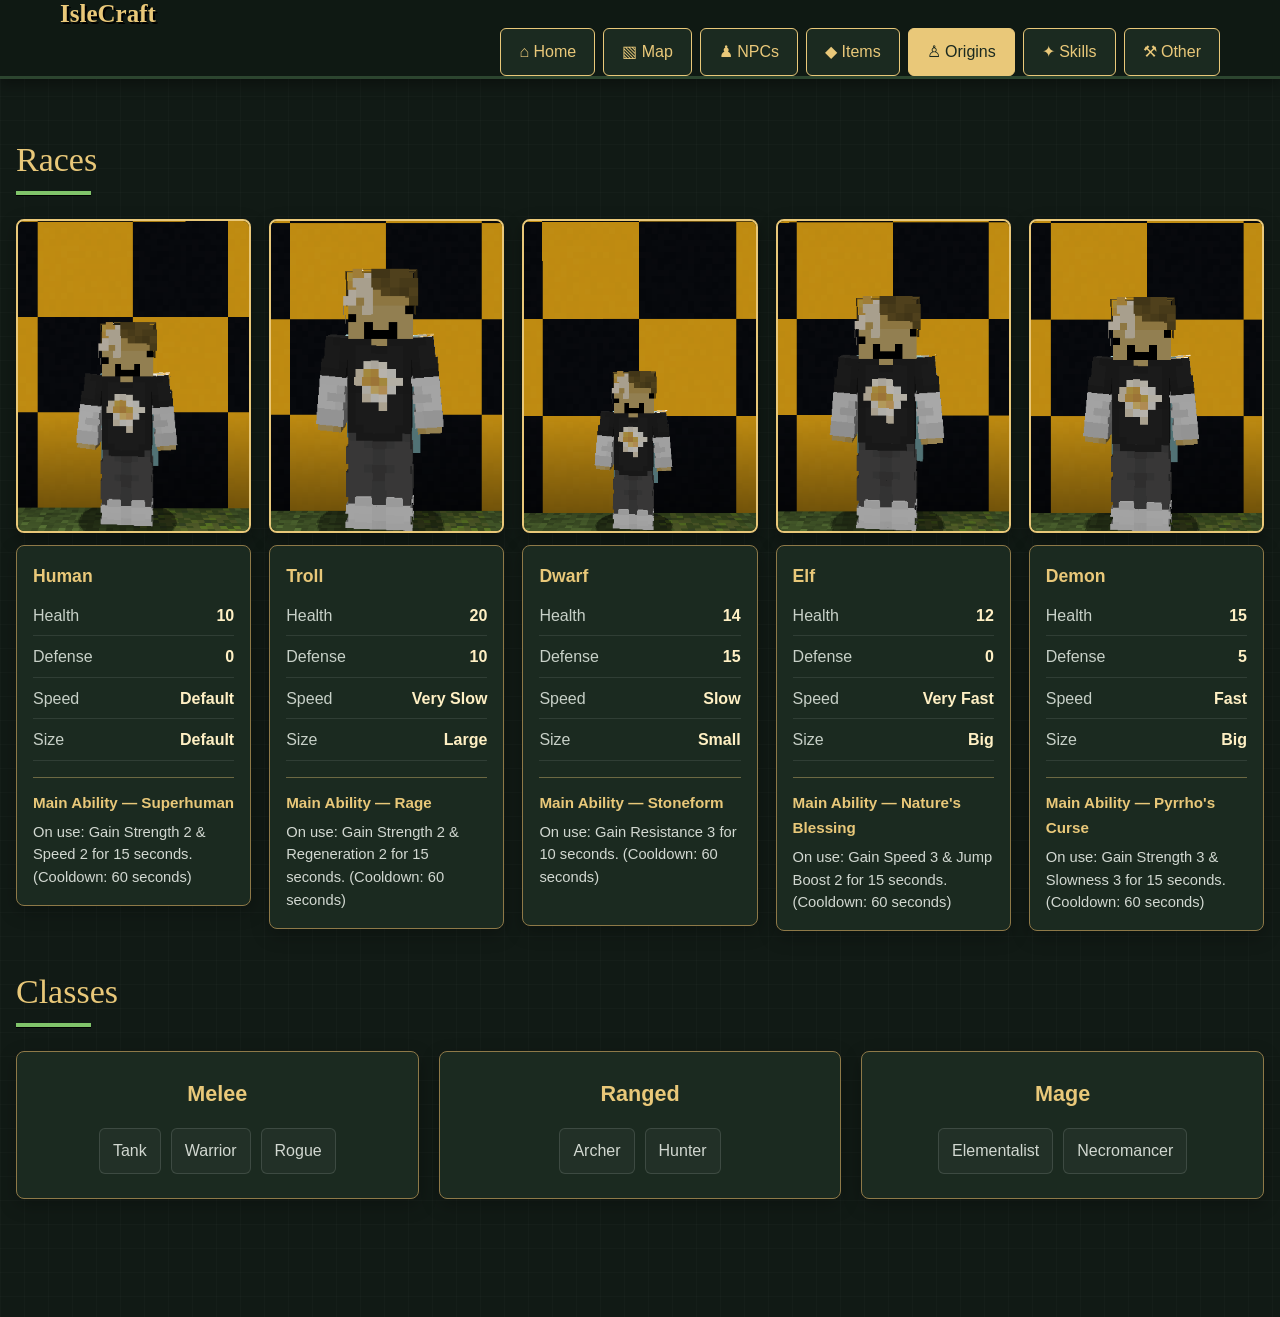
<file: races.html>
<!doctype html>
<html lang="en">
<head>
<meta charset="utf-8">
<meta name="viewport" content="width=device-width, initial-scale=1">
<meta name="theme-color" content="#17251d">
<title>IsleCraft | Origins</title>
<link rel="stylesheet" href="css/style.css">
<style>
main.wrap{width:min(1400px,calc(100% - 32px));margin:28px auto 60px}
.races-intro{margin-bottom:24px}
.race-grid{display:grid;grid-template-columns:repeat(5,minmax(0,1fr));gap:18px;align-items:start}
.race-column{min-width:0}
.class-grid{display:grid;grid-template-columns:repeat(3,minmax(0,1fr));gap:20px}
.class-box{padding:24px;background:#1b2a20;border:1px solid #8e7948;border-radius:8px;box-shadow:0 6px 18px #0004;text-align:center}
.class-box h3{margin:0 0 16px;color:#e9c879;font-size:1.35rem}
.class-list{display:flex;flex-wrap:wrap;justify-content:center;gap:10px}
.class-list span{display:inline-block;padding:9px 13px;border:1px solid #ffffff20;border-radius:6px;background:#ffffff08;color:#d2d8d1}
@media(max-width:700px){.class-grid{grid-template-columns:1fr}.class-box{padding:18px}}
.race-photo-box{overflow:hidden;aspect-ratio:3/4;min-height:180px;background:#1b2a20;border:2px solid #e9c879;border-radius:8px;box-shadow:0 6px 18px #0005}
.race-photo-box img{display:block;width:100%;height:100%;object-fit:cover}
.race-photo-placeholder{height:100%;min-height:180px;display:flex;flex-direction:column;align-items:center;justify-content:center;gap:10px;padding:16px;box-sizing:border-box;color:#e9c879;text-align:center}
.race-photo-placeholder .placeholder-icon{font-size:34px}
.race-photo-placeholder small{color:#d2d8d1;line-height:1.5}
.race-info-box{margin-top:12px;padding:16px;background:#1b2a20;border:1px solid #8e7948;border-radius:8px;box-shadow:0 6px 18px #0004;overflow-wrap:anywhere}
.race-info-box h3{margin:0 0 12px;color:#e9c879;font-size:1.1rem}
.race-stats{display:grid;grid-template-columns:1fr;gap:8px;margin:0 0 16px}
.race-stat{display:flex;justify-content:space-between;gap:8px;padding-bottom:6px;border-bottom:1px solid #ffffff18}
.race-stat dt{color:#c7d0c7}.race-stat dd{margin:0;color:#fff0c4;font-weight:700;text-align:right}
.race-ability{margin-top:10px;padding-top:12px;border-top:1px solid #e9c87966}
.race-ability h4{margin:0 0 6px;color:#e9c879;font-size:.95rem}
.race-ability p{margin:0;line-height:1.55;color:#d2d8d1;font-size:.92rem}
@media(max-width:1100px){.race-grid{grid-template-columns:repeat(3,minmax(0,1fr))}}
@media(max-width:700px){.race-grid{grid-template-columns:repeat(2,minmax(0,1fr));gap:12px}.race-info-box{padding:12px}}
@media(max-width:440px){.race-grid{grid-template-columns:1fr}.race-photo-box{aspect-ratio:16/9}}
</style>
</head>
<body>
<header><div class="wrap nav">
<a class="brand" href="index.html"><strong>IsleCraft</strong></span></a>
<nav class="navbar" aria-label="Main navigation">
<a href="index.html">⌂ Home</a><a href="map.html">▧ Map</a><a href="npcs.html">♟ NPCs</a><a href="items.html">◆ Items</a><a class="active" href="races.html" aria-current="page">♙ Origins</a><a href="skills.html">✦ Skills</a><a href="other.html">⚒ Other</a>
</nav></div></header>
<main class="wrap">
<section class="page active" id="races">
<div class="heading races-intro"><h2>Races</h2><div class="ornament"></div></div>
<div class="race-grid">
<article class="race-column">
<div class="race-photo-box">
    <img src="images/races/human.png" alt="Human race">
</div>
<section class="race-info-box"><h3>Human</h3><dl class="race-stats"><div class="race-stat"><dt>Health</dt><dd>10</dd></div><div class="race-stat"><dt>Defense</dt><dd>0</dd></div><div class="race-stat"><dt>Speed</dt><dd>Default</dd></div><div class="race-stat"><dt>Size</dt><dd>Default</dd></div></dl><div class="race-ability"><h4>Main Ability — Superhuman</h4><p>On use: Gain Strength 2 & Speed 2 for 15 seconds. (Cooldown: 60 seconds)</p></div></section>
</article>
<article class="race-column">
<div class="race-photo-box">
    <img src="images/races/troll.png" alt="Troll race">
</div>
<section class="race-info-box"><h3>Troll</h3><dl class="race-stats"><div class="race-stat"><dt>Health</dt><dd>20</dd></div><div class="race-stat"><dt>Defense</dt><dd>10</dd></div><div class="race-stat"><dt>Speed</dt><dd>Very Slow</dd></div><div class="race-stat"><dt>Size</dt><dd>Large</dd></div></dl><div class="race-ability"><h4>Main Ability — Rage</h4><p>On use: Gain Strength 2 & Regeneration 2 for 15 seconds. (Cooldown: 60 seconds)</p></div></section>
</article>
<article class="race-column">
<div class="race-photo-box">
    <img src="images/races/dwarf.png" alt="Dwarf race">
</div>
<section class="race-info-box"><h3>Dwarf</h3><dl class="race-stats"><div class="race-stat"><dt>Health</dt><dd>14</dd></div><div class="race-stat"><dt>Defense</dt><dd>15</dd></div><div class="race-stat"><dt>Speed</dt><dd>Slow</dd></div><div class="race-stat"><dt>Size</dt><dd>Small</dd></div></dl><div class="race-ability"><h4>Main Ability — Stoneform</h4><p>On use: Gain Resistance 3 for 10 seconds. (Cooldown: 60 seconds)<h2></h2></p></div></section>
</article>
<article class="race-column">
<div class="race-photo-box">
    <img src="images/races/elf.png" alt="Elf race">
</div>
<section class="race-info-box"><h3>Elf</h3><dl class="race-stats"><div class="race-stat"><dt>Health</dt><dd>12</dd></div><div class="race-stat"><dt>Defense</dt><dd>0</dd></div><div class="race-stat"><dt>Speed</dt><dd>Very Fast</dd></div><div class="race-stat"><dt>Size</dt><dd>Big</dd></div></dl><div class="race-ability"><h4>Main Ability — Nature's Blessing</h4><p>On use: Gain Speed 3 & Jump Boost 2 for 15 seconds. (Cooldown: 60 seconds)</p></div></section>
</article>
<article class="race-column">
<div class="race-photo-box">
    <img src="images/races/demon.png" alt="Demon race">
</div>
<section class="race-info-box"><h3>Demon</h3><dl class="race-stats"><div class="race-stat"><dt>Health</dt><dd>15</dd></div><div class="race-stat"><dt>Defense</dt><dd>5</dd></div><div class="race-stat"><dt>Speed</dt><dd>Fast</dd></div><div class="race-stat"><dt>Size</dt><dd>Big</dd></div></dl><div class="race-ability"><h4>Main Ability — Pyrrho's Curse</h4><p>On use: Gain Strength 3 & Slowness 3 for 15 seconds. (Cooldown: 60 seconds)</p></div></section>
</article>
</div>
<div class="heading classes-intro" style="margin-top: 42px; margin-bottom: 24px;"><h2>Classes</h2><div class="ornament"></div></div>
<div class="class-grid" aria-label="Class categories">
  <article class="class-box">
    <h3>Melee</h3>
    <div class="class-list"><span>Tank</span><span>Warrior</span><span>Rogue</span></div>
  </article>
  <article class="class-box">
    <h3>Ranged</h3>
    <div class="class-list"><span>Archer</span><span>Hunter</span></div>
  </article>
  <article class="class-box">
    <h3>Mage</h3>
    <div class="class-list"><span>Elementalist</span><span>Necromancer</span></div>
  </article>
</div>
</section></main>
</body></html>
</file>
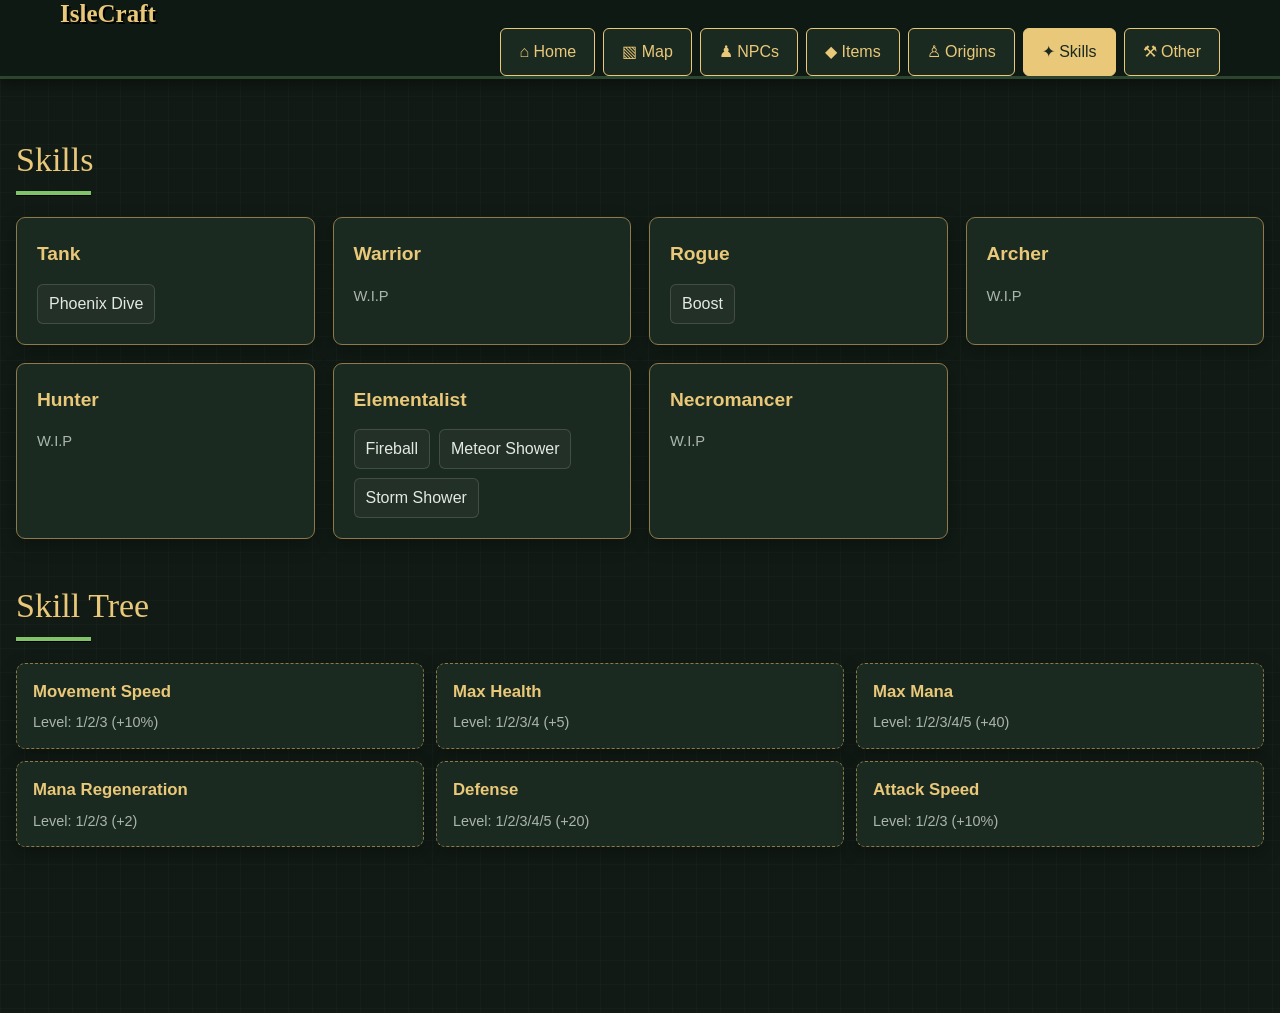
<file: skills.html>
<!doctype html>
<html lang="en">
<head>
<meta charset="utf-8">
<meta name="viewport" content="width=device-width,initial-scale=1">
<meta name="theme-color" content="#17251d">
<title>IsleCraft | Skills</title>
<link rel="stylesheet" href="css/style.css">
<style>
main.wrap{width:min(1400px,calc(100% - 32px));margin:28px auto 60px}
.skills-section{margin-bottom:48px}
.skills-section .heading{margin-bottom:22px}
.class-grid{display:grid;grid-template-columns:repeat(4,minmax(0,1fr));gap:18px;align-items:stretch}
.class-box,.tree-box{min-width:0;padding:20px;background:#1b2a20;border:1px solid #8e7948;border-radius:9px;box-shadow:0 6px 18px #0004}
.class-box h3,.tree-box h3{margin:0 0 14px;color:#e9c879;font-size:1.2rem}
.skill-list{display:flex;flex-wrap:wrap;gap:9px}
.skill-chip{position:relative;display:inline-block;padding:8px 11px;border:1px solid #ffffff24;border-radius:6px;background:#ffffff08;color:#e4e9e2;line-height:1.35;cursor:help;outline:none}
.skill-chip:hover,.skill-chip:focus-visible{border-color:#d7b967;background:#263a2b}
.skill-tooltip{position:absolute;z-index:20;left:50%;bottom:calc(100% + 10px);transform:translate(-50%,4px);width:min(260px,75vw);padding:12px 14px;border:1px solid #b99a52;border-radius:8px;background:#101a13;color:#e4e9e2;box-shadow:0 8px 24px #0009;font-size:.9rem;line-height:1.5;white-space:normal;text-align:left;opacity:0;visibility:hidden;pointer-events:none;transition:opacity .15s ease,transform .15s ease}
.skill-tooltip::after{content:"";position:absolute;top:100%;left:50%;transform:translateX(-50%);border:7px solid transparent;border-top-color:#b99a52}
.skill-chip:hover .skill-tooltip,.skill-chip:focus .skill-tooltip{opacity:1;visibility:visible;transform:translate(-50%,0)}
.no-skills{color:#aab5ad;font-size:.92rem;margin:0}
.tree-grid{display:grid;grid-template-columns:repeat(3,minmax(0,1fr));gap:12px;align-items:start}
.tree-box{padding:14px 16px;border-style:dashed}
.tree-box h3{margin-bottom:7px;font-size:1.05rem}
.tree-box p{font-size:.9rem}
.tree-box p{margin:0;color:#aab5ad;line-height:1.5}
@media(max-width:1000px){.class-grid{grid-template-columns:repeat(2,minmax(0,1fr))}.tree-grid{grid-template-columns:repeat(2,minmax(0,1fr))}}
@media(max-width:600px){.class-grid,.tree-grid{grid-template-columns:1fr}.class-box,.tree-box{padding:16px}}
</style>
</head>
<body>
<header><div class="wrap nav">
<a class="brand" href="index.html"><strong>IsleCraft</strong></a>
<nav class="navbar" aria-label="Main navigation">
<a href="index.html">⌂ Home</a>
<a href="map.html">▧ Map</a>
<a href="npcs.html">♟ NPCs</a>
<a href="items.html">◆ Items</a>
<a href="races.html">♙ Origins</a>
<a class="active" href="skills.html" aria-current="page">✦ Skills</a>
<a href="other.html">⚒ Other</a>
</nav></div></header>
<main class="wrap">
<section class="skills-section" id="skills">
  <div class="heading"><h2>Skills</h2><div class="ornament"></div></div>
  <div class="class-grid">
    <article class="class-box"><h3>Tank</h3><div class="skill-list"><span class="skill-chip" tabindex="0">Phoenix Dive<span class="skill-tooltip">Fly up in the sky and crash down to the ground dealing AOE damage in a 5 block radius.</span></span></div></article>
    <article class="class-box"><h3>Warrior</h3><p class="no-skills">W.I.P</p></article>
    <article class="class-box"><h3>Rogue</h3><div class="skill-list"><span class="skill-chip" tabindex="0">Boost<span class="skill-tooltip">Get a leap boost in the direction you are facing.</span></span></div></article>
    <article class="class-box"><h3>Archer</h3><p class="no-skills">W.I.P</p></article>
    <article class="class-box"><h3>Hunter</h3><p class="no-skills">W.I.P</p></article>
    <article class="class-box"><h3>Elementalist</h3><div class="skill-list"><span class="skill-chip" tabindex="0">Fireball<span class="skill-tooltip">Shoot a fireball.</span></span><span class="skill-chip" tabindex="0">Meteor Shower<span class="skill-tooltip">Rain down meteors around you in a 10 block radius.</span></span><span class="skill-chip" tabindex="0">Storm Shower<span class="skill-tooltip">Rain down meteors around you in a 10 block radius with lightning.</span></span></div></article>
    <article class="class-box"><h3>Necromancer</h3><p class="no-skills">W.I.P</p></article>
  </div>
</section>
<section class="skills-section" id="skill-tree">
  <div class="heading"><h2>Skill Tree</h2><div class="ornament"></div></div>
  <div class="tree-grid">
    <article class="tree-box"><h3>Movement Speed</h3><p>Level: 1/2/3 (+10%)</p></article>
    <article class="tree-box"><h3>Max Health</h3><p>Level: 1/2/3/4 (+5)</p></article>
    <article class="tree-box"><h3>Max Mana</h3><p>Level: 1/2/3/4/5 (+40)</p></article>
    <article class="tree-box"><h3>Mana Regeneration</h3><p>Level: 1/2/3 (+2)</p></article>
    <article class="tree-box"><h3>Defense</h3><p>Level: 1/2/3/4/5 (+20)</p></article>
    <article class="tree-box"><h3>Attack Speed</h3><p>Level: 1/2/3 (+10%)</p></article>
  </div>
</section>
</main>
</body>
</html>
</file>
<file: css/style.css>
:root {
    --bg: #111a15;
    --panel: #1b2a20;
    --panel2: #233628;
    --border: #435b45;
    --text: #f4f0df;
    --muted: #c0c8b7;
    --gold: #e9c879;
    --green: #80c46a;
    --green2: #3c8a48;
    --shadow: #080e0a;
}

* {
    box-sizing: border-box;
}

html {
    scroll-behavior: smooth;
}

body {
    margin: 0;
    background: var(--bg);
    color: var(--text);
    font: 16px/1.65 "Trebuchet MS", Verdana, sans-serif;
    background-image:
        linear-gradient(#ffffff04 1px, transparent 1px),
        linear-gradient(90deg, #ffffff04 1px, transparent 1px);
    background-size: 24px 24px;
}

button,
input {
    font: inherit;
}

button {
    cursor: pointer;
}

.wrap {
    width: min(1160px, calc(100% - 36px));
    margin: auto;
}

/* Header and Navigation */

header {
    position: sticky;
    top: 0;
    z-index: 20;
    background: #101a14f5;
    border-bottom: 3px solid #2c452f;
    box-shadow: 0 4px 14px #0006;
    backdrop-filter: blur(10px);
}

.navbar {
    display: flex;
    gap: 8px;
    flex-wrap: wrap;
    align-items: center;
}

.navbar a {
    display: inline-block;
    padding: 10px 18px;
    background: #1b2a20;
    color: #e9c879;
    border: 1px solid #e9c879;
    border-radius: 6px;
    text-decoration: none;
    font-size: 16px;
    cursor: pointer;
}

.navbar a:hover,
.navbar a.active {
    background: #e9c879;
    color: #1b2a20;
}

.brand {
    display: flex;
    align-items: center;
    gap: 12px;
    color: var(--text);
    text-decoration: none;
    white-space: nowrap;
}

.logo {
    width: 48px;
    height: 48px;
    display: grid;
    place-items: center;
    background: linear-gradient(145deg, #78b65e, #376d3a);
    border: 3px solid #b3ce82;
    box-shadow: inset 0 0 0 3px #234a2a;
    font-size: 27px;
}

.brand strong {
    font: bold 25px Georgia, serif;
    display: block;
    color: var(--gold);
    text-shadow: 2px 2px #000;
}

.brand small {
    display: block;
    font-size: 10px;
    letter-spacing: 3px;
    color: var(--muted);
}

nav {
    display: flex;
    gap: 7px;
    flex-wrap: wrap;
    justify-content: flex-end;
}

nav button,
.btn {
    color: var(--text);
    background: linear-gradient(#344d35, #213725);
    border: 2px solid #597452;
    border-bottom-color: #182a1d;
    border-right-color: #182a1d;
    padding: 8px 12px;
    box-shadow: inset 1px 1px #ffffff16;
    border-radius: 3px;
}

nav button:hover,
nav button.active,
.btn:hover {
    background: linear-gradient(#527d45, #315a35);
    border-color: #b2c77e;
}

nav button.active {
    color: #fff3bd;
}

/* Hero Section */

.hero {
    min-height: 360px;
    display: grid;
    place-items: center;
    text-align: center;
    position: relative;
    isolation: isolate;
    padding: 50px 0;
    background:
        linear-gradient(90deg, #0b150dc9, #101a1460, #0b150dc9),
        linear-gradient(0deg, var(--bg), transparent 24%),
        url('images/hero-world.jpg') center 50% / cover;
}

.hero:before {
    content: "";
    position: absolute;
    inset: 0;
    z-index: -1;
    background: linear-gradient(180deg, #0002, #0001);
    border-bottom: 3px solid #354d32;
}

.hero-content {
    max-width: 800px;
}

.kicker {
    color: var(--gold);
    font-size: 12px;
    letter-spacing: 4px;
    text-transform: uppercase;
    font-weight: bold;
}

.hero h1 {
    font: clamp(36px, 5vw, 60px) / 1.1 Georgia, serif;
    margin: 12px 0;
    text-shadow: 3px 4px #111, 0 0 20px #000;
}

.hero p {
    font-size: 18px;
    color: #f2f0df;
    max-width: 680px;
    margin: 0 auto 24px;
    text-shadow: 1px 2px #000;
}

.btn {
    display: inline-block;
    text-decoration: none;
    font-weight: bold;
    padding: 11px 20px;
}

.btn.primary {
    background: linear-gradient(#6d9f48, #3b7137);
    border-color: #b4d183;
    color: white;
}

/* Main Content and Headings */

main {
    padding: 34px 0 58px;
}

.page {
    display: none;
}

.page.active {
    display: block;
    animation: appear 0.22s ease;
}

@keyframes appear {
    from {
        opacity: 0.3;
        transform: translateY(4px);
    }

    to {
        opacity: 1;
        transform: none;
    }
}

.heading {
    margin-bottom: 24px;
}

.heading h2 {
    font: 34px Georgia, serif;
    color: var(--gold);
    margin: 0;
}

.heading p {
    color: var(--muted);
    margin: 5px 0 0;
}

.ornament {
    width: 75px;
    height: 4px;
    background: var(--green);
    margin-top: 12px;
    box-shadow: 0 1px #000;
}

/* Layout and Panels */

.layout {
    display: grid;
    grid-template-columns: minmax(0, 1.7fr) minmax(260px, 0.85fr);
    gap: 22px;
}

.panel,
.card {
    background: linear-gradient(145deg, #1d2c21, #152119);
    border: 2px solid var(--border);
    box-shadow: 0 5px 0 #080e0a;
    border-radius: 4px;
}

.panel {
    padding: 22px;
}

.panel h3 {
    font: 25px Georgia, serif;
    color: var(--gold);
    margin: 0 0 12px;
}

.intro {
    color: #e0e4d7;
}

/* Features */

.feature-grid {
    display: grid;
    grid-template-columns: repeat(4, 1fr);
    gap: 10px;
    margin: 24px 0;
}

.feature {
    padding: 12px 8px;
    text-align: center;
    background: #0e1812a8;
    border: 1px solid #334a36;
}

.feature .ico {
    font-size: 25px;
    color: var(--gold);
}

.feature strong {
    display: block;
    font-size: 13px;
}

.feature small {
    display: block;
    color: var(--muted);
    font-size: 12px;
}

.banner {
    min-height: 180px;
    display: flex;
    align-items: flex-end;
    padding: 20px;
    background:
        linear-gradient(0deg, #071008e8, transparent 80%),
        url('images/landscape.jpg') center / cover;
    border: 2px solid var(--border);
}

.banner h3 {
    font: italic 24px Georgia, serif;
    margin: 0;
    color: #fff1c7;
}

.high {
    display: flex;
    gap: 13px;
    margin: 15px 0;
}

.high .ico {
    font-size: 24px;
    color: var(--gold);
}

.high strong {
    display: block;
}

.high small {
    color: var(--muted);
}

/* Search and Tags */

.toolbar {
    display: flex;
    gap: 10px;
    flex-wrap: wrap;
    margin: 20px 0;
}

.search {
    flex: 1;
    min-width: 220px;
    background: #0c1510;
    color: var(--text);
    border: 2px solid #3d5940;
    padding: 11px 13px;
    border-radius: 3px;
    outline: none;
}

.search:focus {
    border-color: var(--gold);
}

.tag {
    font-size: 11px;
    color: #e7d8a7;
    border: 1px solid #6b6743;
    background: #332f1d;
    padding: 3px 8px;
    display: inline-block;
    margin: 2px;
}

/* Cards */

.cards {
    display: grid;
    grid-template-columns: repeat(4, minmax(0, 1fr));
    gap: 10px;
}

.card {
    overflow: hidden;
    transition: transform 0.15s, border-color 0.15s;
}

.card:hover {
    transform: translateY(-3px);
    border-color: #91b36d;
}

.card img {
    width: 100%;
    height: 100px;
    object-fit: cover;
    display: block;
    background: #263d2b;
    border-bottom: 2px solid var(--border);
}

.cardbody {
    padding: 8px;
}

.card h3 {
    font: 18px Georgia, serif;
    color: var(--gold);
    margin: 0;
}

.card p {
    color: var(--muted);
    margin: 4px 0 6px;
}

.empty {
    display: none;
    padding: 10px;
    text-align: center;
    color: var(--muted);
    border: 1px dashed var(--border);
}

/* Map */

.map-placeholder {
    padding: 24px;
    border: 2px dashed #64805c;
    background: #0e1812;
    text-align: center;
}

.map-placeholder img {
    max-width: 100%;
    height: auto;
    display: block;
    margin: 15px auto 0;
    border: 2px solid var(--border);
}

code {
    color: #d8e7c0;
    overflow-wrap: anywhere;
}

.tip {
    color: var(--muted);
    font-size: 13px;
}

/* Footer */

footer {
    border-top: 3px solid #2c452f;
    background: #0e1711;
    padding: 24px 0;
    color: #9eae9b;
    text-align: center;
    font-size: 13px;
}

/* Tablet Layout */

@media (max-width: 850px) {
    .nav {
        align-items: flex-start;
        flex-direction: column;
        padding: 12px 0;
    }

    nav {
        justify-content: flex-start;
    }

    .layout {
        grid-template-columns: 1fr;
    }

    .cards {
        grid-template-columns: repeat(2, minmax(0, 1fr));
    }
}

/* Mobile Layout */

@media (max-width: 560px) {
    .wrap {
        width: calc(100% - 24px);
    }

    nav {
        display: grid;
        grid-template-columns: repeat(3, 1fr);
        width: 100%;
    }

    nav button {
        padding: 8px 3px;
        font-size: 12px;
    }

    .hero {
        min-height: 300px;
    }

    .hero p {
        font-size: 16px;
    }

    .cards {
        grid-template-columns: 1fr;
    }

    .feature-grid {
        grid-template-columns: repeat(2, 1fr);
    }

    .heading h2 {
        font-size: 29px;
    }

    .panel {
        padding: 16px;
    }
}
.card {
    position: relative;
    overflow: visible;
}

.item-popup {
    display: none;
    position: fixed;

    width: 320px;
    padding: 12px;
    box-sizing: border-box;

    background: #1b2a20;
    border: 2px solid #e9c879;
    border-radius: 8px;
    box-shadow: 0 8px 24px #000c;

    z-index: 2147483647;
    pointer-events: none;
}

.item-popup img {
    display: block;
    width: 220px;
    height: 220px;
    object-fit: contain;
    margin: 0 auto;
}

.card:hover .item-popup {
    display: block;
}
</file>
